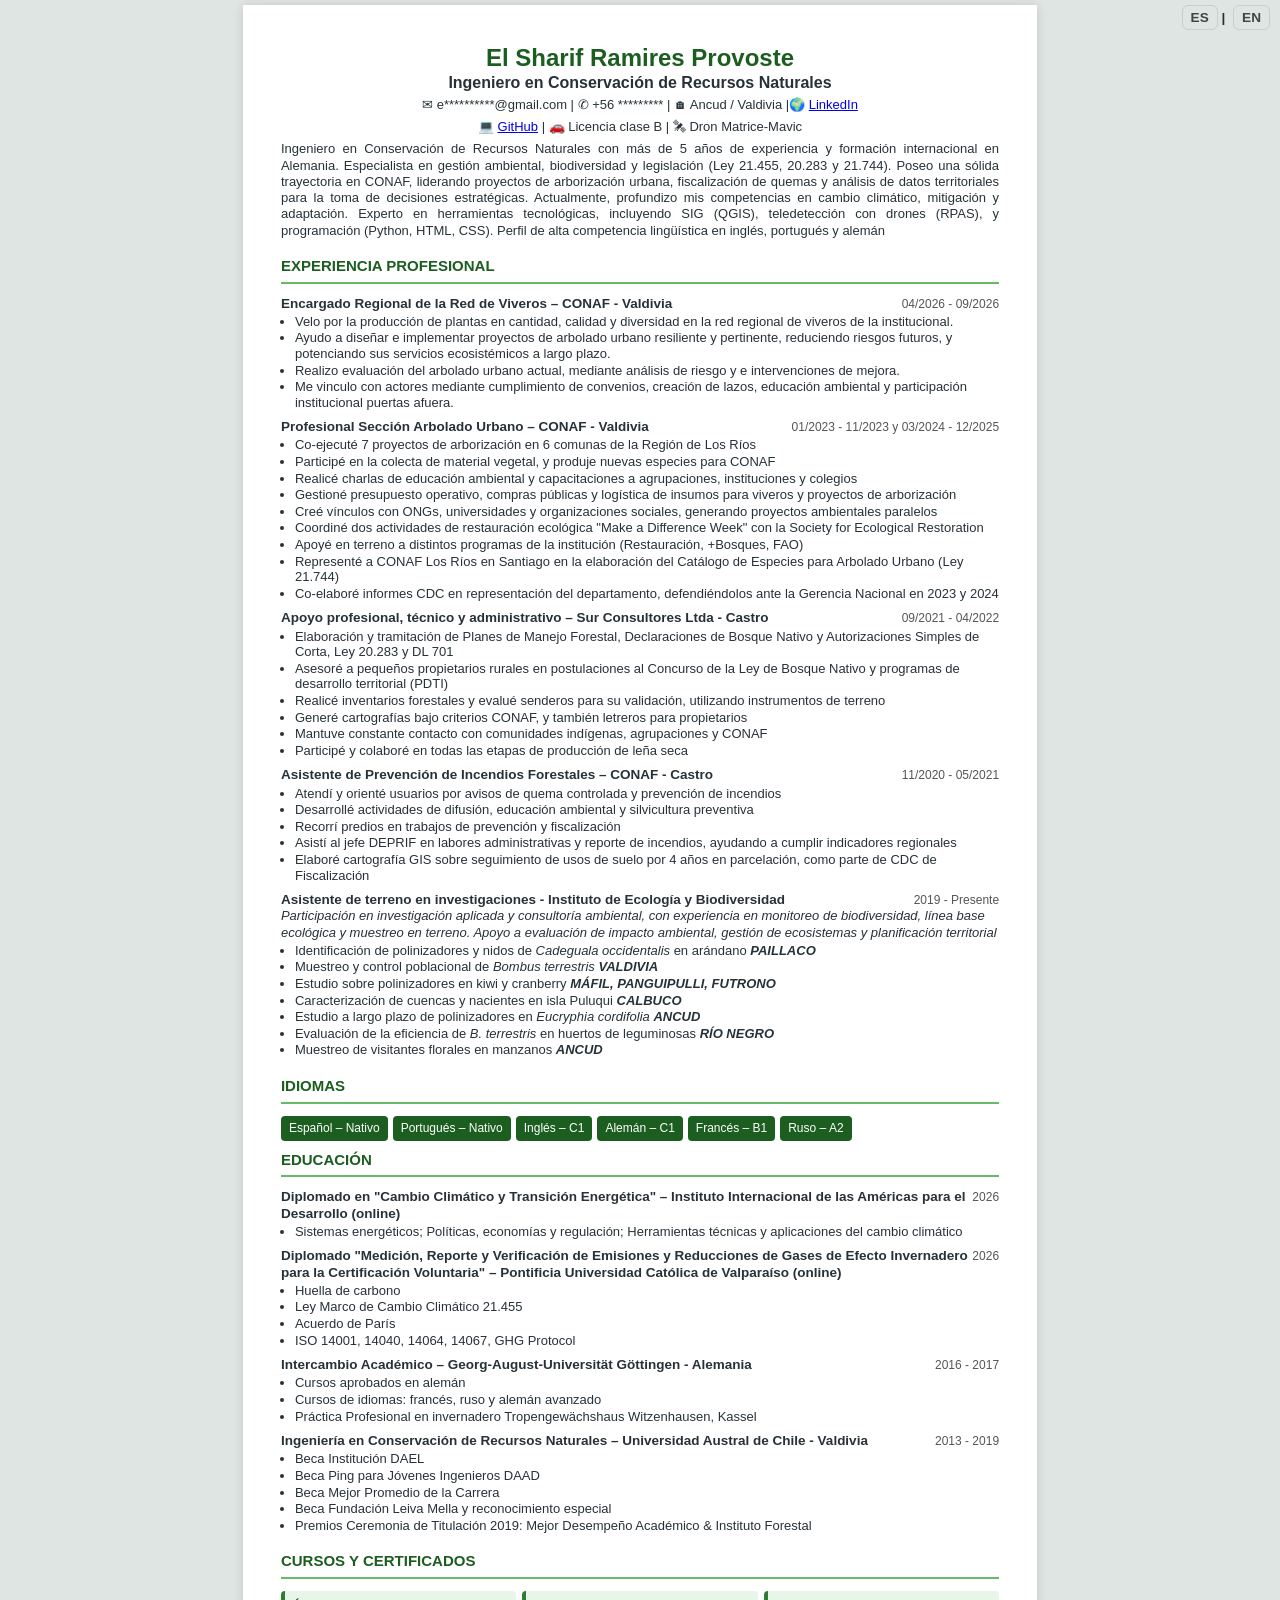
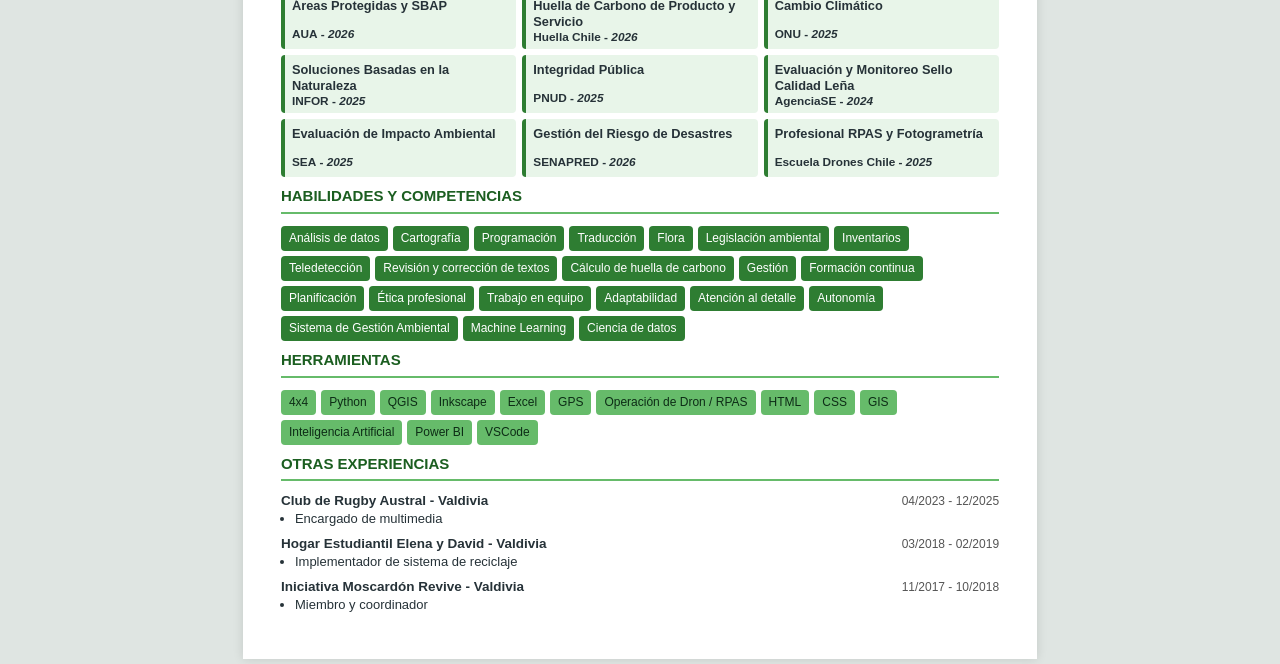
<file: index.html>
<!DOCTYPE html>
<html lang="es">

<head>
<meta charset="UTF-8">
<meta name="viewport" content="width=device-width, initial-scale=1.0">
<title>CV</title>
<link rel="stylesheet" href="style.css">
</head>

<body>

<div class="page">

<header>

<h1>El Sharif Ramires Provoste</h1>
<h2>Ingeniero en Conservación de Recursos Naturales</h2>

<p class="contact">
✉︎ e**********@gmail.com | ✆ +56 ********* | 🏠︎ Ancud / Valdivia |🌍 <a href="https://www.linkedin.com/in/el-sharif-ramires-provoste-ambiental-recursos-naturales-590b9b17b/" target="_blank">LinkedIn</a></p>
<p class="contact">
💻 <a href="https://github.com/Sharif-PG/cv_sharif_2026" target="_blank">GitHub</a> | 🚗 Licencia clase B | 🛰 Dron Matrice-Mavic</p>
<div class="language">
  <a href="index.html">ES</a> | <a href="index_EN.html">EN</a>
</div>

<p class="summary">
Ingeniero en Conservación de Recursos Naturales con más de 5 años de experiencia y formación internacional en Alemania. Especialista en gestión ambiental, biodiversidad y legislación (Ley 21.455, 20.283 y 21.744). Poseo una sólida trayectoria en CONAF, liderando proyectos de arborización urbana, fiscalización de quemas y análisis de datos territoriales para la toma de decisiones estratégicas. Actualmente, profundizo mis competencias en cambio climático, mitigación y adaptación. Experto en herramientas tecnológicas, incluyendo SIG (QGIS), teledetección con drones (RPAS), y programación (Python, HTML, CSS). Perfil de alta competencia lingüística en inglés, portugués y alemán
</p>

</header>



<section>

<h3>EXPERIENCIA PROFESIONAL</h3>

<div class="item">

<div class="item-header">
<h4>Encargado Regional de la Red de Viveros – CONAF - Valdivia</h4>
<span class="date">04/2026 - 09/2026</span>
</div>

<ul>
<li>Velo por la producción de plantas en cantidad, calidad y diversidad en la red regional de viveros de la institucional. </li>
<li>Ayudo a diseñar e implementar proyectos de arbolado urbano resiliente y pertinente, reduciendo riesgos futuros, y potenciando sus servicios ecosistémicos a largo plazo.</li>
<li>Realizo evaluación del arbolado urbano actual, mediante análisis de riesgo y e intervenciones de mejora. </li>
<li>Me vinculo con actores mediante cumplimiento de convenios, creación de lazos, educación ambiental y participación institucional puertas afuera.</li>
</ul>

</div>
  
<div class="item">
<div class="item-header">
<h4>Profesional Sección Arbolado Urbano – CONAF - Valdivia</h4>
<span class="date">01/2023 - 11/2023 y 03/2024 - 12/2025</span>
</div>

<ul>
<li>Co-ejecuté 7 proyectos de arborización en 6 comunas de la Región de Los Ríos</li>
<li>Participé en la colecta de material vegetal, y produje nuevas especies para CONAF</li>
<li>Realicé charlas de educación ambiental y capacitaciones a agrupaciones, instituciones y colegios</li>
<li>Gestioné presupuesto operativo, compras públicas y logística de insumos para viveros y proyectos de arborización</li>
<li>Creé vínculos con ONGs, universidades y organizaciones sociales, generando proyectos ambientales paralelos</li> 
<li>Coordiné dos actividades de restauración ecológica "Make a Difference Week" con la Society for Ecological Restoration</li>
<li>Apoyé en terreno a distintos programas de la institución  (Restauración, +Bosques, FAO)</li>
<li>Representé a CONAF Los Ríos en Santiago en la elaboración del Catálogo de Especies para Arbolado Urbano (Ley 21.744)</li>
<li>Co-elaboré informes CDC en representación del departamento, defendiéndolos ante la Gerencia Nacional en 2023 y 2024</li>
</ul>

</div>


<div class="item">

<div class="item-header">
<h4>Apoyo profesional, técnico y administrativo – Sur Consultores Ltda - Castro</h4>
<span class="date">09/2021 - 04/2022</span>
</div>

<ul>
<li>Elaboración y tramitación de Planes de Manejo Forestal, Declaraciones de Bosque Nativo y Autorizaciones Simples de Corta, Ley 20.283 y DL 701</li>
<li>Asesoré a pequeños propietarios rurales en postulaciones al Concurso de la Ley de Bosque Nativo y programas de desarrollo territorial (PDTI)</li>
<li>Realicé inventarios forestales y evalué senderos para su validación, utilizando instrumentos de terreno</li>
<li>Generé cartografías bajo criterios CONAF, y también letreros para propietarios</li>
<li>Mantuve constante contacto con comunidades indígenas, agrupaciones y CONAF</li>
<li>Participé y colaboré en todas las etapas de producción de leña seca</li>
</ul>

</div>


<div class="item">

<div class="item-header">
<h4>Asistente de Prevención de Incendios Forestales – CONAF - Castro</h4>
<span class="date">11/2020 - 05/2021</span>
</div>

<ul>
<li>Atendí y orienté usuarios por avisos de quema controlada y prevención de incendios</li>
<li>Desarrollé actividades de difusión, educación ambiental y silvicultura preventiva</li>
<li>Recorrí predios en trabajos de prevención y fiscalización</li>
<li>Asistí al jefe DEPRIF en labores administrativas y reporte de incendios, ayudando a cumplir indicadores regionales</li>
<li>Elaboré cartografía GIS sobre seguimiento de usos de suelo por 4 años en parcelación, como parte de CDC de Fiscalización</li>
</ul>

</div>


<div class="item">

<div class="item-header">
<h4>Asistente de terreno en investigaciones - Instituto de Ecología y Biodiversidad</h4>
<span class="date">2019 - Presente</span>
</div>
<p><i>Participación en investigación aplicada y consultoría ambiental, con experiencia en monitoreo de biodiversidad, línea base ecológica y muestreo en terreno. Apoyo a evaluación de impacto ambiental, gestión de ecosistemas y planificación territorial</i></p>
<ul>
<li>Identificación de polinizadores y nidos de <i>Cadeguala occidentalis</i> en arándano <b><i>PAILLACO</i></b></li>
<li>Muestreo y control poblacional de <i>Bombus terrestris</i> <b><i>VALDIVIA</i></b></li>
<li>Estudio sobre polinizadores en kiwi y cranberry <b><i>MÁFIL, PANGUIPULLI, FUTRONO</i></b></li>
<li>Caracterización de cuencas y nacientes en isla Puluqui <b><i>CALBUCO</i></b></li>
<li>Estudio a largo plazo de polinizadores en <i>Eucryphia cordifolia </i><b><i>ANCUD</i></b></li>
<li>Evaluación de la eficiencia de <i>B. terrestris</i> en huertos de leguminosas <b><i>RÍO NEGRO</i></b></li>
<li>Muestreo de visitantes florales en manzanos <b><i>ANCUD</i></b></li>
</ul>

</div>


</section>

<section>
<h3>IDIOMAS</h3>

<div class="box-grid">

<div class="box lang">Español – Nativo</div>
<div class="box lang">Portugués – Nativo</div>
<div class="box lang">Inglés – C1</div>
<div class="box lang">Alemán – C1</div>
<div class="box lang">Francés – B1</div>
<div class="box lang">Ruso – A2</div>

</div>
</section>

<section>

<h3>EDUCACIÓN</h3>

<div class="item">
<div class="item-header">
<h4>Diplomado en "Cambio Climático y Transición Energética"  – Instituto Internacional de las Américas para el Desarrollo (online)</h4>
<span class="date">2026</span>
</div>
<ul>
<li>Sistemas energéticos; Políticas, economías y regulación; Herramientas técnicas y aplicaciones del cambio climático</li>
</ul>
</div>

<div class="item">
<div class="item-header">
<h4>Diplomado "Medición, Reporte y Verificación de Emisiones y Reducciones de Gases de Efecto Invernadero para la Certificación Voluntaria"  – Pontificia Universidad Católica de Valparaíso (online)</h4>
<span class="date">2026</span>
</div>
<ul>
<li>Huella de carbono</li>
<li>Ley Marco de Cambio Climático 21.455</li>
<li>Acuerdo de París</li>
<li>ISO 14001, 14040, 14064, 14067, GHG Protocol</li>
</ul>
</div>

  
<div class="item">
<div class="item-header">
<h4>Intercambio Académico – Georg-August-Universität Göttingen - Alemania</h4>
<span class="date">2016 - 2017</span>
</div>
<ul>
<li>Cursos aprobados en alemán</li>
<li>Cursos de idiomas: francés, ruso y alemán avanzado</li>
<li>Práctica Profesional en invernadero Tropengewächshaus Witzenhausen, Kassel</li>
</ul>
</div>


<div class="item">
<div class="item-header">
<h4>Ingeniería en Conservación de Recursos Naturales – Universidad Austral de Chile - Valdivia</h4>
<span class="date">2013 - 2019</span>
</div>
<ul>
<li>Beca Institución DAEL</li>
<li>Beca Ping para Jóvenes Ingenieros DAAD</li>
<li>Beca Mejor Promedio de la Carrera</li>
<li>Beca Fundación Leiva Mella y reconocimiento especial</li>
<li>Premios Ceremonia de Titulación 2019: Mejor Desempeño Académico & Instituto Forestal</li>
</ul>
</div>

</section>


<section>

<h3>CURSOS Y CERTIFICADOS</h3>

<div class="courses-grid">
<!--
<div class="course">
<h4>Desafíos en Áreas Silvestres Protegidas</h4>
<p><b>FAO</b> - <i>2026</i></p>
</div>

<div class="course">
<h4>Análisis de Datos y Dashboard en Excel</h4>
<p><b>USACH</b> - <i>2025</i></p>
</div>
-->
<div class="course">
<h4>Áreas Protegidas y SBAP</h4>
<p><b>AUA</b> - <i>2026</i></p>
</div>

<div class="course">
<h4>Huella de Carbono de Producto y Servicio</h4>
<p><b>Huella Chile</b> - <i>2026</i></p>
</div>

<div class="course">
<h4>Cambio Climático</h4>
<p><b>ONU</b> - <i>2025</i></p>
</div>

<div class="course">
<h4>Soluciones Basadas en la Naturaleza</h4>
<p><b>INFOR</b> - <i>2025</i></p>
</div>

<div class="course">
<h4>Integridad Pública</h4>
<p><b>PNUD</b> - <i>2025</i></p>
</div>
<!--
<div class="course">
<h4>Certificado de Alemán TestDaF</h4>
<p><b>TestDaf Institut</b> - <i>2017</i></p>
</div>
-->
<div class="course">
<h4>Evaluación y Monitoreo Sello Calidad Leña</h4>
<p><b>AgenciaSE</b> - <i>2024</i></p>
</div>
<!--
<div class="course">
<h4>IELTS Inglés C1</h4>
<p><b>British Council</b> - <i>2024</i></p>
</div>
-->
<div class="course">
<h4>Evaluación de Impacto Ambiental</h4>
<p><b>SEA</b> - <i>2025</i></p>
</div>
<!--
<div class="course">
<h4>Formación de Especialista de Emergencia</h4>
<p><b>CITRID</b> - <i>2026</i></p>
</div>

<div class="course">
<h4>La Lista Roja de Ecosistemas</h4>
<p><b>IUCN</b> - <i>2026</i></p>
</div>
-->
<div class="course">
<h4>Gestión del Riesgo de Desastres</h4>
<p><b>SENAPRED</b> - <i>2026</i></p>
</div>

<div class="course">
<h4>Profesional RPAS y Fotogrametría</h4>
<p><b>Escuela Drones Chile</b> - <i>2025</i></p>
</div>

</div>

</section>


<section>

<h3>HABILIDADES Y COMPETENCIAS</h3>

<div class="box-grid">

<div class="box">Análisis de datos</div>
<div class="box">Cartografía</div>
<div class="box">Programación</div>
<div class="box">Traducción</div>
<div class="box">Flora</div>
<div class="box">Legislación ambiental</div>
<div class="box">Inventarios</div>
<div class="box">Teledetección</div>
<div class="box">Revisión y corrección de textos</div>
<div class="box">Cálculo de huella de carbono</div>
<div class="box">Gestión</div>
<div class="box">Formación continua</div>
<div class="box">Planificación</div>
<div class="box">Ética profesional</div>
<div class="box">Trabajo en equipo</div>
<div class="box">Adaptabilidad</div>
<div class="box">Atención al detalle</div>
<div class="box">Autonomía</div>
<div class="box">Sistema de Gestión Ambiental</div>
<div class="box">Machine Learning</div>
<div class="box">Ciencia de datos</div>

</div>

</section>



<section>

<h3>HERRAMIENTAS</h3>

<div class="box-grid">

<div class="box tool">4x4</div>
<div class="box tool">Python</div>
<div class="box tool">QGIS</div>
<div class="box tool">Inkscape</div>
<div class="box tool">Excel</div>
<div class="box tool">GPS</div>
<div class="box tool">Operación de Dron / RPAS</div>
<div class="box tool">HTML</div>
<div class="box tool">CSS</div>
<div class="box tool">GIS</div>
<div class="box tool">Inteligencia Artificial</div>
<div class="box tool">Power BI</div>
<div class="box tool">VSCode</div>
  
</div>

</section>
  


<section>

<h3>OTRAS EXPERIENCIAS</h3>

<div class="item">

<div class="item-header">
<h4>Club de Rugby Austral - Valdivia</h4>
<span class="date">04/2023 - 12/2025</span>
</div>

<ul>
<li>Encargado de multimedia</li>
</ul>

</div>


<div class="item">

<div class="item-header">
<h4>Hogar Estudiantil Elena y David - Valdivia</h4>
<span class="date">03/2018 - 02/2019</span>
</div>

<ul>
<li>Implementador de sistema de reciclaje</li>
</ul>

</div>

<div class="item">

<div class="item-header">
<h4>Iniciativa Moscardón Revive - Valdivia</h4>
<span class="date">11/2017 - 10/2018</span>
</div>

<ul>
<li>Miembro y coordinador</li>
</ul>

</div>

</section>


</div>

</body>
</html>
</file>
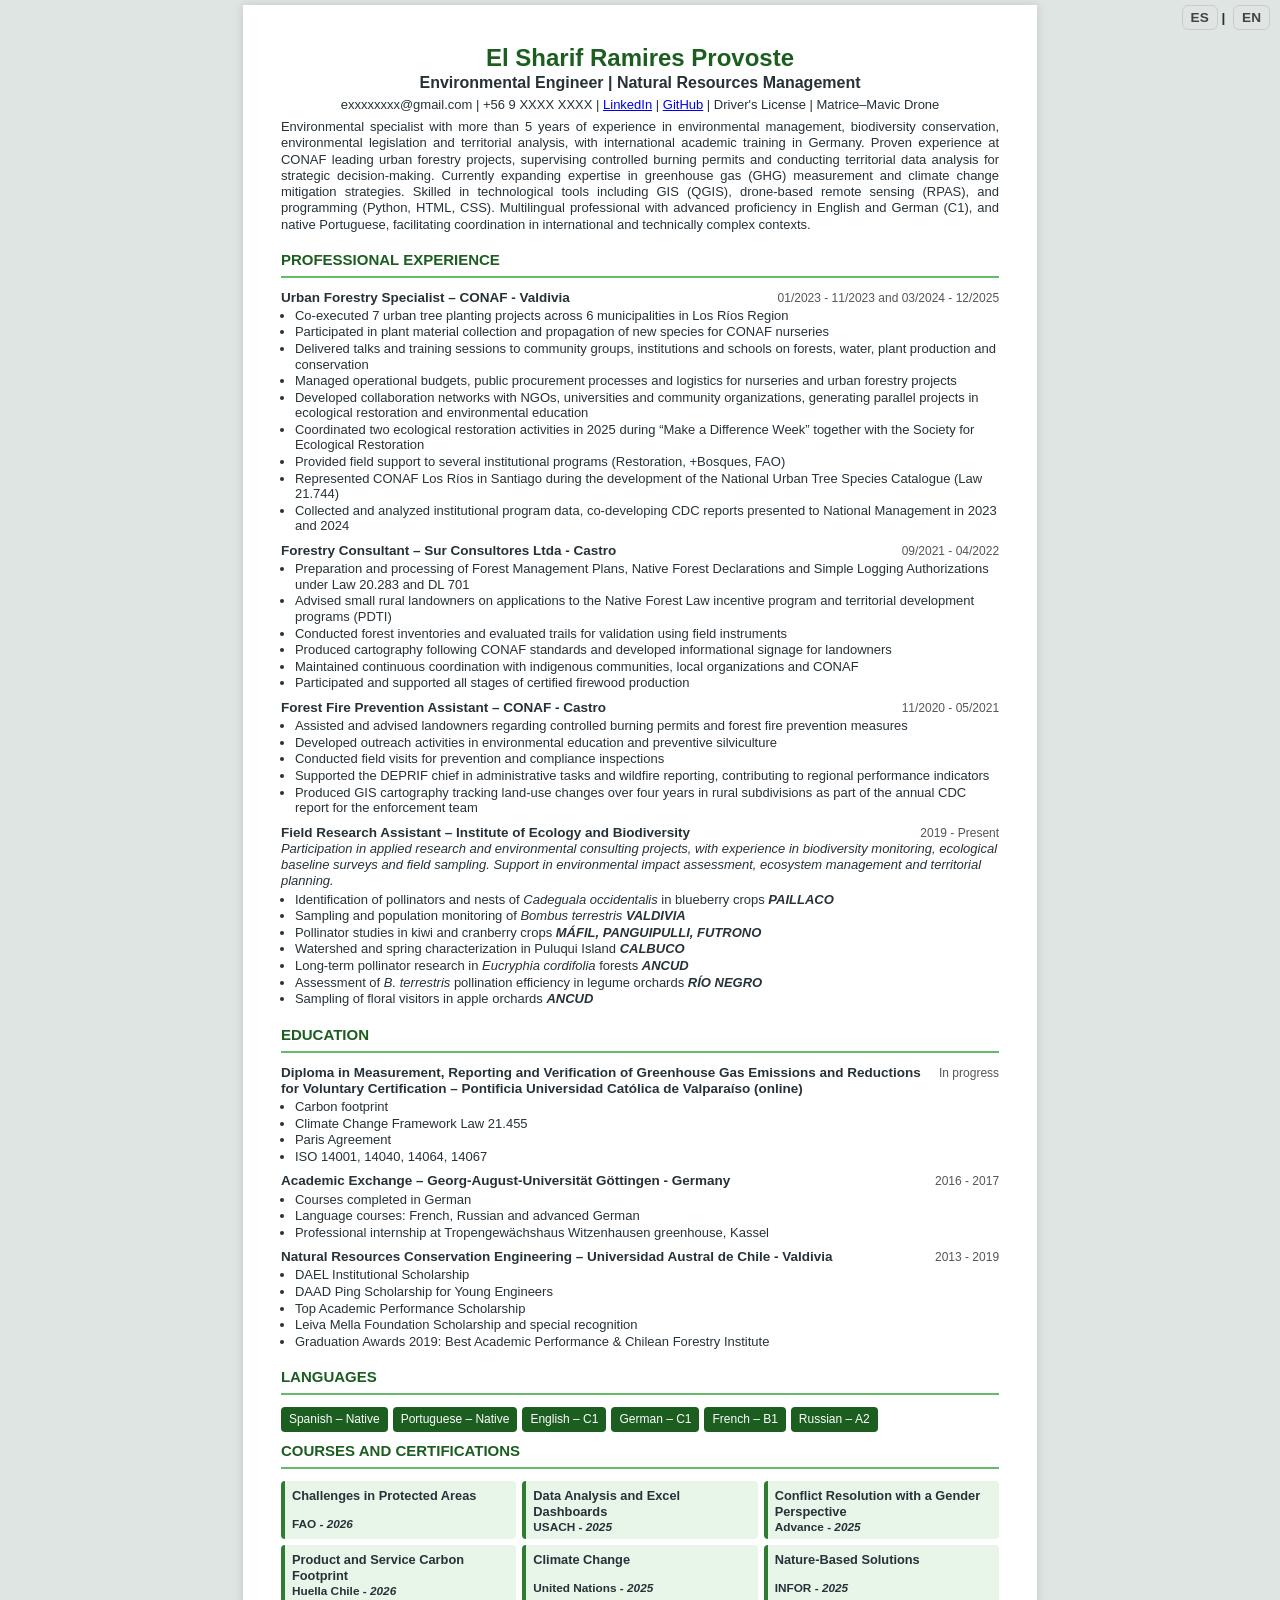
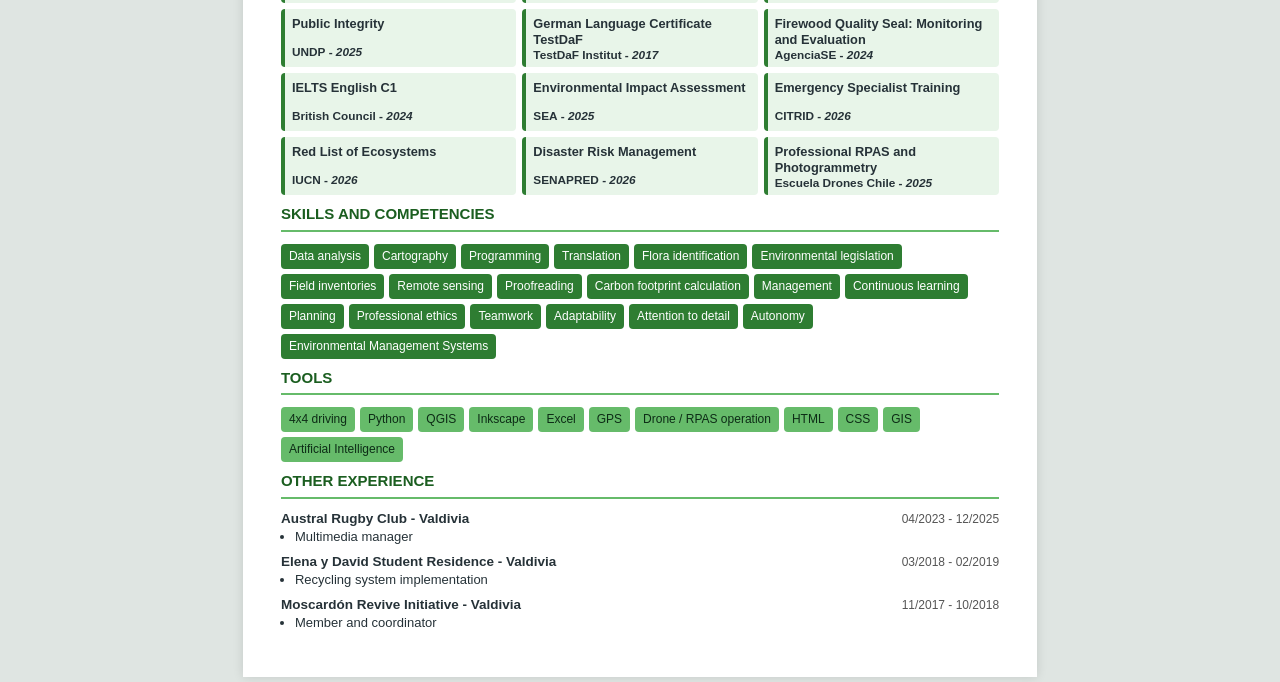
<file: index_EN.html>
<!DOCTYPE html>
<html lang="en">

<head>
<meta charset="UTF-8">
<meta name="viewport" content="width=device-width, initial-scale=1.0">
<title>CV</title>
<link rel="stylesheet" href="style.css">
</head>

<body>

<div class="page">

<header>

<h1>El Sharif Ramires Provoste</h1>
<h2>Environmental Engineer | Natural Resources Management</h2>

<p class="contact">
exxxxxxxx@gmail.com | +56 9 XXXX XXXX | <a href="https://www.linkedin.com/in/el-sharif-ramires-provoste-ambiental-recursos-naturales-590b9b17b/" target="_blank">LinkedIn</a> | <a href="https://github.com/Sharif-PG/cv_sharif_2026" target="_blank">GitHub</a> | Driver's License | Matrice–Mavic Drone
</p>

<div class="language">
<a href="index.html">ES</a> | <a href="index_EN.html">EN</a>
</div>

<p class="summary">
Environmental specialist with more than 5 years of experience in environmental management, biodiversity conservation, environmental legislation and territorial analysis, with international academic training in Germany. Proven experience at CONAF leading urban forestry projects, supervising controlled burning permits and conducting territorial data analysis for strategic decision-making. Currently expanding expertise in greenhouse gas (GHG) measurement and climate change mitigation strategies. Skilled in technological tools including GIS (QGIS), drone-based remote sensing (RPAS), and programming (Python, HTML, CSS). Multilingual professional with advanced proficiency in English and German (C1), and native Portuguese, facilitating coordination in international and technically complex contexts.
</p>

</header>


<section>

<h3>PROFESSIONAL EXPERIENCE</h3>

<div class="item">

<div class="item-header">
<h4>Urban Forestry Specialist – CONAF - Valdivia</h4>
<span class="date">01/2023 - 11/2023 and 03/2024 - 12/2025</span>
</div>

<ul>
<li>Co-executed 7 urban tree planting projects across 6 municipalities in Los Ríos Region</li>
<li>Participated in plant material collection and propagation of new species for CONAF nurseries</li>
<li>Delivered talks and training sessions to community groups, institutions and schools on forests, water, plant production and conservation</li>
<li>Managed operational budgets, public procurement processes and logistics for nurseries and urban forestry projects</li>
<li>Developed collaboration networks with NGOs, universities and community organizations, generating parallel projects in ecological restoration and environmental education</li>
<li>Coordinated two ecological restoration activities in 2025 during “Make a Difference Week” together with the Society for Ecological Restoration</li>
<li>Provided field support to several institutional programs (Restoration, +Bosques, FAO)</li>
<li>Represented CONAF Los Ríos in Santiago during the development of the National Urban Tree Species Catalogue (Law 21.744)</li>
<li>Collected and analyzed institutional program data, co-developing CDC reports presented to National Management in 2023 and 2024</li>
</ul>

</div>


<div class="item">

<div class="item-header">
<h4>Forestry Consultant – Sur Consultores Ltda - Castro</h4>
<span class="date">09/2021 - 04/2022</span>
</div>

<ul>
<li>Preparation and processing of Forest Management Plans, Native Forest Declarations and Simple Logging Authorizations under Law 20.283 and DL 701</li>
<li>Advised small rural landowners on applications to the Native Forest Law incentive program and territorial development programs (PDTI)</li>
<li>Conducted forest inventories and evaluated trails for validation using field instruments</li>
<li>Produced cartography following CONAF standards and developed informational signage for landowners</li>
<li>Maintained continuous coordination with indigenous communities, local organizations and CONAF</li>
<li>Participated and supported all stages of certified firewood production</li>
</ul>

</div>


<div class="item">

<div class="item-header">
<h4>Forest Fire Prevention Assistant – CONAF - Castro</h4>
<span class="date">11/2020 - 05/2021</span>
</div>

<ul>
<li>Assisted and advised landowners regarding controlled burning permits and forest fire prevention measures</li>
<li>Developed outreach activities in environmental education and preventive silviculture</li>
<li>Conducted field visits for prevention and compliance inspections</li>
<li>Supported the DEPRIF chief in administrative tasks and wildfire reporting, contributing to regional performance indicators</li>
<li>Produced GIS cartography tracking land-use changes over four years in rural subdivisions as part of the annual CDC report for the enforcement team</li>
</ul>

</div>


<div class="item">

<div class="item-header">
<h4>Field Research Assistant – Institute of Ecology and Biodiversity</h4>
<span class="date">2019 - Present</span>
</div>

<p><i>Participation in applied research and environmental consulting projects, with experience in biodiversity monitoring, ecological baseline surveys and field sampling. Support in environmental impact assessment, ecosystem management and territorial planning.</i></p>

<ul>
<li>Identification of pollinators and nests of <i>Cadeguala occidentalis</i> in blueberry crops <b><i>PAILLACO</i></b></li>
<li>Sampling and population monitoring of <i>Bombus terrestris</i> <b><i>VALDIVIA</i></b></li>
<li>Pollinator studies in kiwi and cranberry crops <b><i>MÁFIL, PANGUIPULLI, FUTRONO</i></b></li>
<li>Watershed and spring characterization in Puluqui Island <b><i>CALBUCO</i></b></li>
<li>Long-term pollinator research in <i>Eucryphia cordifolia</i> forests <b><i>ANCUD</i></b></li>
<li>Assessment of <i>B. terrestris</i> pollination efficiency in legume orchards <b><i>RÍO NEGRO</i></b></li>
<li>Sampling of floral visitors in apple orchards <b><i>ANCUD</i></b></li>
</ul>

</div>

</section>


<section>

<h3>EDUCATION</h3>

<div class="item">

<div class="item-header">
<h4>Diploma in Measurement, Reporting and Verification of Greenhouse Gas Emissions and Reductions for Voluntary Certification – Pontificia Universidad Católica de Valparaíso (online)</h4>
<span class="date">In progress</span>
</div>

<ul>
<li>Carbon footprint</li>
<li>Climate Change Framework Law 21.455</li>
<li>Paris Agreement</li>
<li>ISO 14001, 14040, 14064, 14067</li>
</ul>

</div>


<div class="item">

<div class="item-header">
<h4>Academic Exchange – Georg-August-Universität Göttingen - Germany</h4>
<span class="date">2016 - 2017</span>
</div>

<ul>
<li>Courses completed in German</li>
<li>Language courses: French, Russian and advanced German</li>
<li>Professional internship at Tropengewächshaus Witzenhausen greenhouse, Kassel</li>
</ul>

</div>


<div class="item">

<div class="item-header">
<h4>Natural Resources Conservation Engineering – Universidad Austral de Chile - Valdivia</h4>
<span class="date">2013 - 2019</span>
</div>

<ul>
<li>DAEL Institutional Scholarship</li>
<li>DAAD Ping Scholarship for Young Engineers</li>
<li>Top Academic Performance Scholarship</li>
<li>Leiva Mella Foundation Scholarship and special recognition</li>
<li>Graduation Awards 2019: Best Academic Performance & Chilean Forestry Institute</li>
</ul>

</div>

</section>


<section>

<h3>LANGUAGES</h3>

<div class="box-grid">

<div class="box lang">Spanish – Native</div>
<div class="box lang">Portuguese – Native</div>
<div class="box lang">English – C1</div>
<div class="box lang">German – C1</div>
<div class="box lang">French – B1</div>
<div class="box lang">Russian – A2</div>

</div>

</section>


<section>

<h3>COURSES AND CERTIFICATIONS</h3>

<div class="courses-grid">

<div class="course">
<h4>Challenges in Protected Areas</h4>
<p><b>FAO</b> - <i>2026</i></p>
</div>

<div class="course">
<h4>Data Analysis and Excel Dashboards</h4>
<p><b>USACH</b> - <i>2025</i></p>
</div>

<div class="course">
<h4>Conflict Resolution with a Gender Perspective</h4>
<p><b>Advance</b> - <i>2025</i></p>
</div>

<div class="course">
<h4>Product and Service Carbon Footprint</h4>
<p><b>Huella Chile</b> - <i>2026</i></p>
</div>

<div class="course">
<h4>Climate Change</h4>
<p><b>United Nations</b> - <i>2025</i></p>
</div>

<div class="course">
<h4>Nature-Based Solutions</h4>
<p><b>INFOR</b> - <i>2025</i></p>
</div>

<div class="course">
<h4>Public Integrity</h4>
<p><b>UNDP</b> - <i>2025</i></p>
</div>

<div class="course">
<h4>German Language Certificate TestDaF</h4>
<p><b>TestDaF Institut</b> - <i>2017</i></p>
</div>

<div class="course">
<h4>Firewood Quality Seal: Monitoring and Evaluation</h4>
<p><b>AgenciaSE</b> - <i>2024</i></p>
</div>

<div class="course">
<h4>IELTS English C1</h4>
<p><b>British Council</b> - <i>2024</i></p>
</div>

<div class="course">
<h4>Environmental Impact Assessment</h4>
<p><b>SEA</b> - <i>2025</i></p>
</div>

<div class="course">
<h4>Emergency Specialist Training</h4>
<p><b>CITRID</b> - <i>2026</i></p>
</div>

<div class="course">
<h4>Red List of Ecosystems</h4>
<p><b>IUCN</b> - <i>2026</i></p>
</div>

<div class="course">
<h4>Disaster Risk Management</h4>
<p><b>SENAPRED</b> - <i>2026</i></p>
</div>

<div class="course">
<h4>Professional RPAS and Photogrammetry</h4>
<p><b>Escuela Drones Chile</b> - <i>2025</i></p>
</div>

</div>

</section>


<section>

<h3>SKILLS AND COMPETENCIES</h3>

<div class="box-grid">

<div class="box">Data analysis</div>
<div class="box">Cartography</div>
<div class="box">Programming</div>
<div class="box">Translation</div>
<div class="box">Flora identification</div>
<div class="box">Environmental legislation</div>
<div class="box">Field inventories</div>
<div class="box">Remote sensing</div>
<div class="box">Proofreading</div>
<div class="box">Carbon footprint calculation</div>
<div class="box">Management</div>
<div class="box">Continuous learning</div>
<div class="box">Planning</div>
<div class="box">Professional ethics</div>
<div class="box">Teamwork</div>
<div class="box">Adaptability</div>
<div class="box">Attention to detail</div>
<div class="box">Autonomy</div>
<div class="box">Environmental Management Systems</div>

</div>

</section>


<section>

<h3>TOOLS</h3>

<div class="box-grid">

<div class="box tool">4x4 driving</div>
<div class="box tool">Python</div>
<div class="box tool">QGIS</div>
<div class="box tool">Inkscape</div>
<div class="box tool">Excel</div>
<div class="box tool">GPS</div>
<div class="box tool">Drone / RPAS operation</div>
<div class="box tool">HTML</div>
<div class="box tool">CSS</div>
<div class="box tool">GIS</div>
<div class="box tool">Artificial Intelligence</div>

</div>

</section>


<section>

<h3>OTHER EXPERIENCE</h3>

<div class="item">

<div class="item-header">
<h4>Austral Rugby Club - Valdivia</h4>
<span class="date">04/2023 - 12/2025</span>
</div>

<ul>
<li>Multimedia manager</li>
</ul>

</div>

<div class="item">

<div class="item-header">
<h4>Elena y David Student Residence - Valdivia</h4>
<span class="date">03/2018 - 02/2019</span>
</div>

<ul>
<li>Recycling system implementation</li>
</ul>

</div>

<div class="item">

<div class="item-header">
<h4>Moscardón Revive Initiative - Valdivia</h4>
<span class="date">11/2017 - 10/2018</span>
</div>

<ul>
<li>Member and coordinator</li>
</ul>

</div>

</section>

</div>

</body>
</html>
</file>
<file: style.css>
:root{

--green-dark:#1B5E20;
--green-mid:#2E7D32;
--green-light:#66BB6A;
--green-soft:#E8F5E9;

--text:#263238;

}

*{
box-sizing:border-box;
margin:0;
padding:0;
}

body{

font-family:"Segoe UI", Arial, sans-serif;
font-size:13px;
line-height:1.25;

background:#dfe5e2;
color:var(--text);

display:flex;
justify-content:center;

padding:5px;

}


/* BOTON DE IDIOMA */

.language {
  position: absolute;
  top: 10px;
  right: 10px;
  font-size: 0.85rem;
  font-weight: 600;
}

.language a {
  text-decoration: none;
  color: #444;
  border: 1px solid #ccc;
  padding: 4px 8px;
  margin-left: 4px;
  border-radius: 6px;
  transition: all 0.2s ease;
}

.language a:hover {
  background-color: #444;
  color: white;
  border-color: #444;
}

/* PAGE */

.page{

background:white;

width:210mm;
min-height:297mm;

padding:10mm;

box-shadow:0 0 10px rgba(0,0,0,0.12);

}


/* HEADER */

header{
text-align:center;
margin-bottom:8px;
}

h1{
font-size:24px;
color:var(--green-dark);
}

h2{
font-size:16px;
margin-bottom:4px;
}

.contact{
font-size:13px;
margin-bottom:6px;
}

.summary{
text-align:justify;
}


/* SECTIONS */

section{
margin-top:0px;
padding-top:10px;
page-break-inside:avoid;
break-inside:avoid;
}

h3{

color:var(--green-dark);

border-bottom:2px solid var(--green-light);

padding-bottom:6px;
margin-bottom:12px;

font-size:15px;

}


/* EXPERIENCE / EDUCATION */

.item{
margin-bottom:9px;
}

.item-header{
display:flex;
justify-content:space-between;
align-items:baseline;
gap:2px;
}

.item-header h4{
font-size:13.5px;
line-height:1.2;
}

.date{
font-size:12px;
color:#555;
white-space:nowrap;
}


/* LISTS */

ul{
margin-top:2px;
padding-left:14px;
}

li{
margin-bottom:1px;
line-height:1.2;
}


/* COURSES / CERTIFICATIONS */

.courses-grid{

display:grid;

grid-template-columns:repeat(auto-fill,minmax(190px,1fr));

gap:6px;

}

.course{

background:var(--green-soft);

border-left:4px solid var(--green-mid);

padding:7px;

border-radius:4px;

height:58px;

display:flex;
flex-direction:column;
justify-content:space-between;

}

.course h4{
font-size:12.8px;
}

.course span{
font-size:11.8px;
}

.course p{
font-size:11.8px;
font-weight:600;
}


/* SKILLS / TOOLS / LANGUAGES */

.box-grid{

display:flex;

flex-wrap:wrap;

gap:5px;

}

.box{

background:var(--green-mid);

color:white;

padding:5px 8px;

border-radius:4px;

font-size:12px;

}

.tool{
background:var(--green-light);
color:#0d2c16;
}

.lang{
background:var(--green-dark);
}


/* PRINT SETTINGS */

@page{
size:A4;
margin:13mm;
}

@media print{

body{
background:white;
padding:0;
font-size:11px;
}

.page{
box-shadow:none;
width:100%;
padding:8mm;
}

section{
break-inside:avoid;
page-break-inside:avoid;
}

}
</file>
